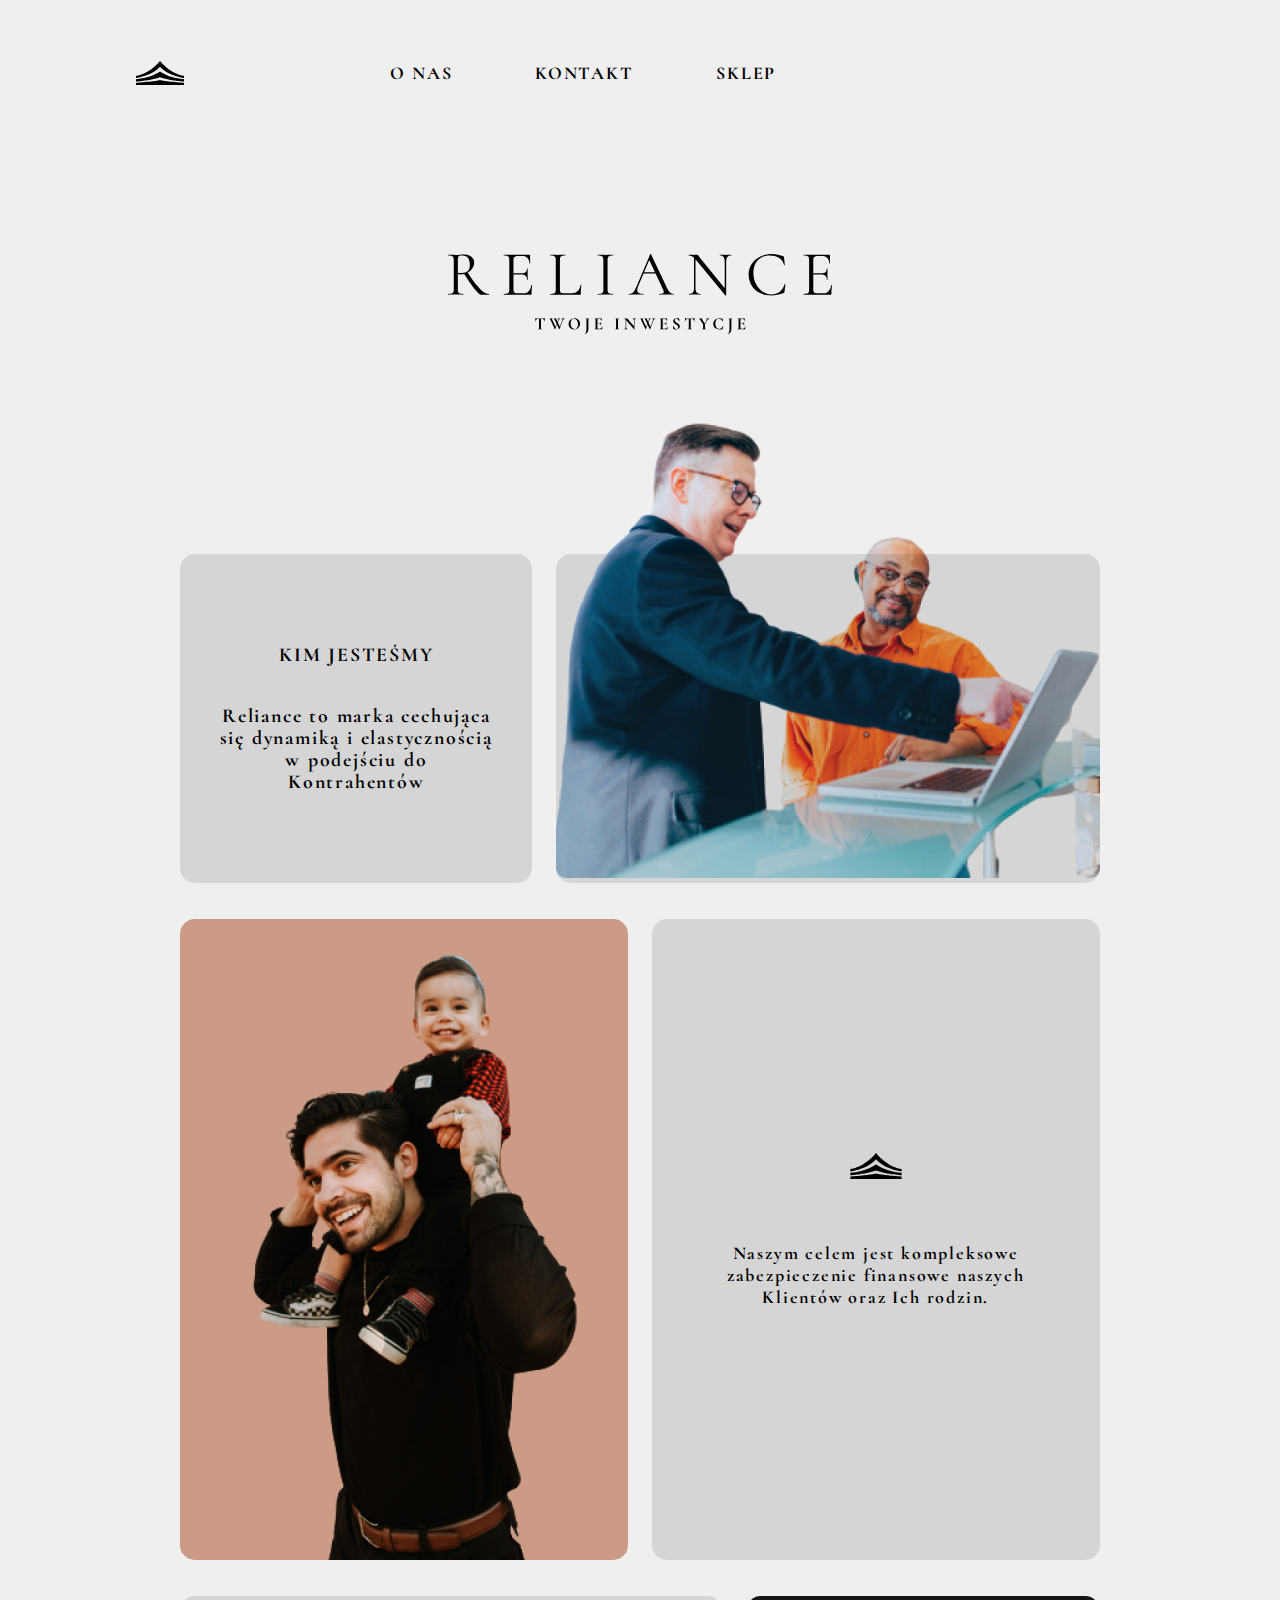
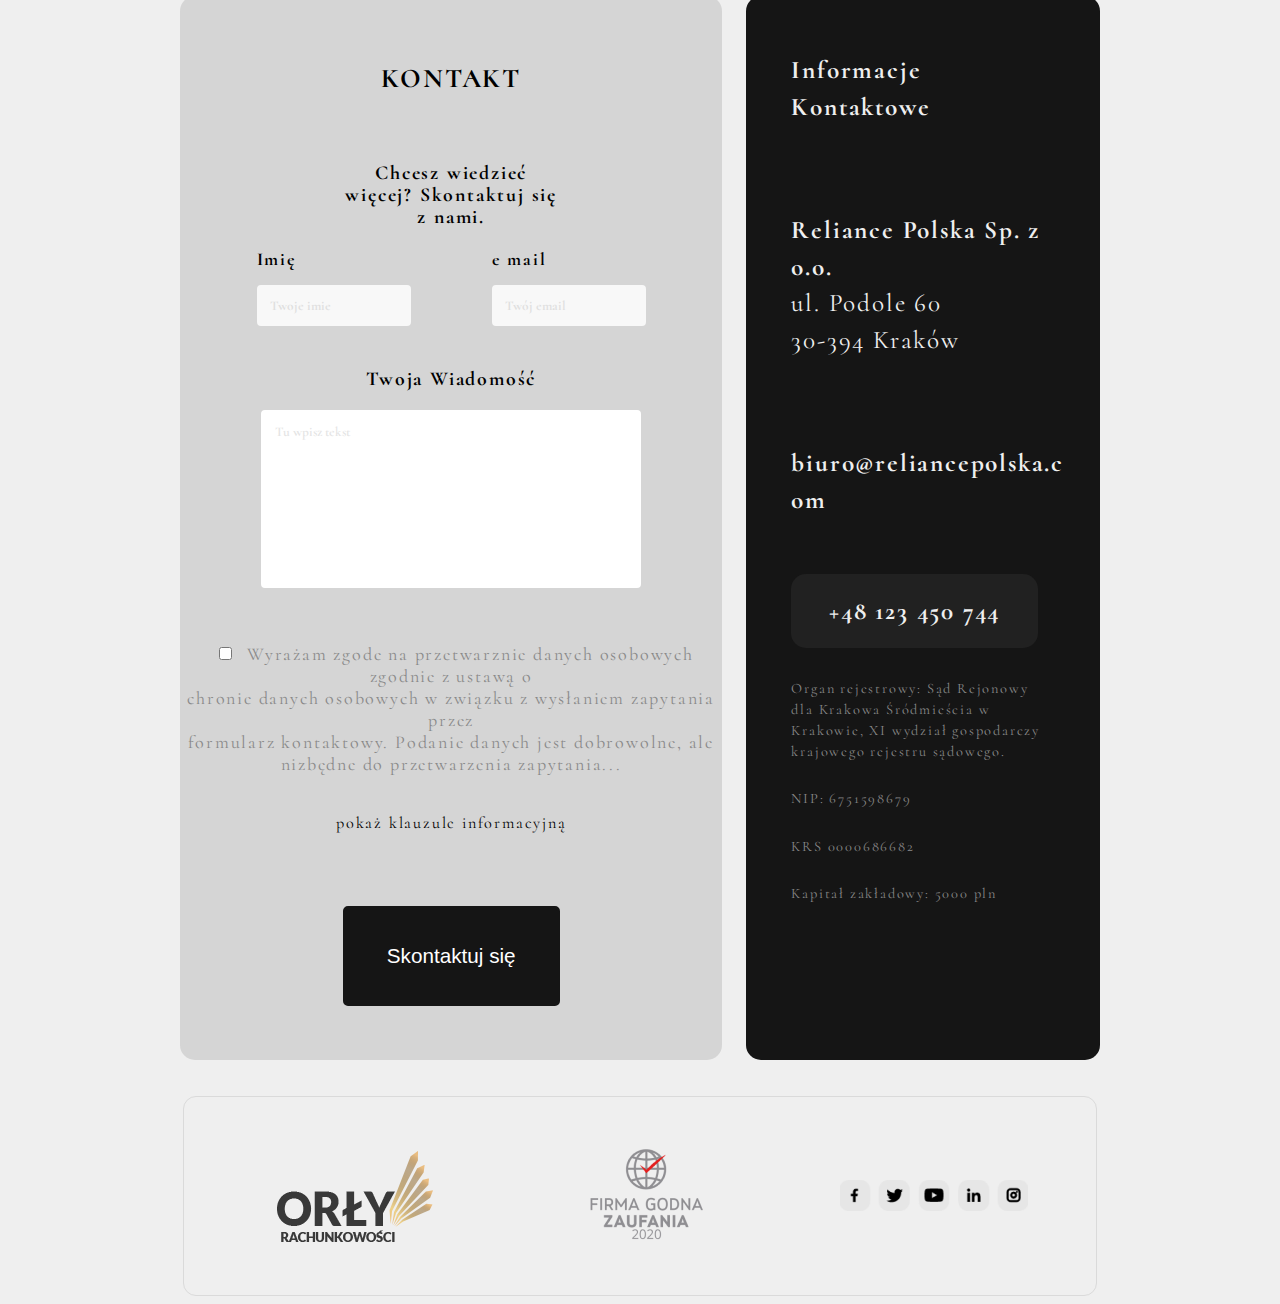
<file: index.html>
<!DOCTYPE html>
<html lang="pl">
  <head>
    <meta charset="UTF-8" />
    <meta http-equiv="X-UA-Compatible" content="IE=edge" />
    <meta name="viewport" content="width=device-width, initial-scale=1.0" />
    <title>Reliance</title>
    <link rel="stylesheet" href="./style.css" />
    <link
      rel="shortcut icon"
      href="./images/reliance.ico"
      type="image/x-icon"
    />
  </head>
  <body>
    <!-- ---------------------- HEADER ------------------------- -->
    <header>
      <img src="./images/logo.svg" alt="logo" />
      <nav>
        <ul>
          <li><a class="nav_link" href="#about_us">o nas</a></li>
          <li><a class="nav_link" href="#contact">kontakt</a></li>
          <li><a class="nav_link" href="">sklep</a></li>
        </ul>
      </nav>
      <div class="nav_hamburger">
        <input type="checkbox" id="nav-toggle" class="nav-toggle" />
        <label for="nav-toggle" class="nav-toogle-label">
          <img
            src="./images/nav.svg"
            alt="Nav hamburger"
            class="nav_hamburger_img"
          />
        </label>
        <div class="nav-link-mobile">
          <ul>
            <li><a href="#about_us">O NAS </a></li>
            <li><a href="#contact">KONTAKT</a></li>
            <li><a href="">SKLEP</a></li>
          </ul>
        </div>
      </div>
    </header>
    <!-- ---------------------- HOME -------------------------  -->
    <div class="home_logo_wrapper">
      <img
        class="home_logo"
        src="./images/home_logo.svg"
        alt="Reliance twoje inwestycje"
      />
    </div>
    <div class="content_wrapper">
      <div class="home_content">
        <div class="about_us_wrapper">
          <div class="about_us" id="about_us">
            <p>KIM JESTEŚMY</p>
            <p>
              Reliance to marka cechująca się dynamiką i elastycznością w
              podejściu do Kontrahentów
            </p>
          </div>
        </div>
        <div class="home_img_1">
          <img src="./images/home_1.png" alt="Dwóch inwestorów" />
          <div class="overlay_hm1"></div>
        </div>
      </div>
      <!-- ---------------------- HOME 2------------------------- -->
      <div class="home_content_2">
        <div class="home_img_2">
          <img src="./images/home_2.png" alt="Tata z dzieckien na plecach" />
          <div class="home_img_2_bg"></div>
        </div>
        <div class="about_us_2">
          <img src="./images/logo.svg" alt="Reliance logo" />
          <p>
            Naszym celem jest kompleksowe zabezpieczenie finansowe naszych
            Klientów oraz Ich rodzin.
          </p>
        </div>
      </div>
      <!-- ---------------------- FORM ------------------------- -->
      <div class="form">
        <div class="contact" id="contact">
          <h2>KONTAKT</h2>
          <p>Chcesz wiedzieć więcej? Skontaktuj się z nami.</p>
          <form action="">
            <div class="description">
              <label for="name"
                >Imię <br />
                <input
                  type="text"
                  name="name"
                  placeholder="Twoje imie"
                  id="name"
                />
              </label>
              <label for="email">
                <span>e mail</span> <br />
                <input
                  type="text"
                  name="email"
                  placeholder="Twój email"
                  id="email"
                />
              </label>
            </div>
            <br />

            <p>Twoja Wiadomość</p>
            <textarea
              name="message"
              id="message"
              cols="60"
              rows="10"
              placeholder="Tu wpisz tekst"
            ></textarea>
            <br />

            <input type="checkbox" name="ok" id="ok" />
            <span class="personal_data">
              Wyrażam zgode na przetwarznie danych osobowych zgodnie z ustawą o
              <br />
              chronie danych osobowych w związku z wysłaniem zapytania przez
              <br />
              formularz kontaktowy. Podanie danych jest dobrowolne, ale nizbędne
              do przetwarzenia zapytania...
            </span>

            <p class="clause"><a href=""> pokaż klauzule informacyjną</a></p>
            <button id="send">Skontaktuj się</button>
          </form>
          <!-- ---------------------- INFO ------------------------- -->
        </div>
        <div class="company_info">
          <p>
            Informacje <br />
            Kontaktowe
          </p>
          <p>
            Reliance Polska Sp. z o.o. <br />
            <span class="street">
              ul. Podole 60 <br />
              30-394 Kraków</span
            >
          </p>
          <p>biuro@reliancepolska.com</p>
          <div class="phone">
            <p>+48 123 450 744</p>
          </div>
          <div class="nip">
            <p>
              Organ rejestrowy: Sąd Rejonowy dla Krakowa Śródmieścia w Krakowie,
              XI wydział gospodarczy krajowego rejestru sądowego.
            </p>
            <p>NIP: 6751598679</p>
            <p>KRS 0000686682</p>
            <p>Kapitał zakładowy: 5000 pln</p>
          </div>
        </div>
      </div>
      <!-- ---------------------- FOOTER ------------------------- -->
      <footer>
        <img src="./images/orly_rachunkowosci 1.png" alt="Orly rachunkowości" />
        <img src="./images/fgz 1.png" alt="Firma godna zaufania" />
        <img src="./images/icons.png" alt="Socjal media" />
      </footer>
      <img src="./images/icons_2.png" alt="Socjal media" class="icons_2" />
    </div>
    <script src="main.js"></script>
  </body>
  <!--       _
       .__(.)< (MEOW)
        \___)   
 ~~~~~~~~~~~~~~~~~~-->
</html>
</file>
<file: style.css>
@import url("https://fonts.googleapis.com/css2?family=Cormorant&display=swap");

html {
  scroll-behavior: smooth;
}

body {
  background-color: #efefef;
}

:root {
  font-family: "Cormorant", serif;
  font-style: normal;
  font-weight: bold;
  font-size: 18px;
  line-height: 22px;
  letter-spacing: 0.1em;
  --bg-primary: rgb(57, 57, 57, 0.14);
  text-align: center;
}

/* 
===================
       HEADER
===================
*/

header {
  padding-left: 10vw;
  padding-top: 2rem;
  display: flex;
}
nav {
  padding-left: 10vw;
}
nav li {
  display: inline;
  list-style-type: none;
}

.nav_hamburger {
  display: none;
}

.nav_link {
  margin: 3vw;
  text-decoration: none;
  text-transform: uppercase;
  color: #010101;
}

a:hover {
  text-decoration: underline !important;
}
/*
==================
      HOME 1 
==================
*/
.home_logo_wrapper {
  padding-top: 12%;
  display: flex;
  justify-content: center;
}
.home_logo_wrapper img {
  width: 30vw;
  height: 20%;
}
.content_wrapper {
  display: flex;
  flex-direction: column;
  align-items: center;
  gap: 2rem;
}

.home_content {
  display: flex;
  gap: 1.3rem;
}

.home_img_1 {
  position: relative;
  width: 60%;
}

.home_img_1 img {
  width: 42.5vw;
}

.overlay_hm1 {
  position: absolute;
  bottom: 0;
  background: var(--bg-primary);
  height: 60%;
  width: 42.5vw;
  border-radius: 15px;
}

.home_img img {
  display: block;
}

.about_us {
  font-size: 1.1rem;
  height: 60%;
  position: relative;
  top: 40%;
  box-sizing: border-box;
  width: 27.5vw;
  display: flex;
  flex-direction: column;
  justify-content: center;
  border-radius: 15px;
  background: var(--bg-primary);
}

.about_us p {
  padding-left: 10%;
  padding-right: 10%;
}
/* 
=================
      HOME 2 
=================
*/
.home_content_2 {
  display: flex;
  gap: 1.3rem;
}

.home_img_2 {
  position: relative;
  display: flex;
  justify-content: center;
  width: 35vw;
}

.home_img_2 img {
  max-width: 100%;
}

.home_img_2_bg {
  z-index: -1;
  height: 100%;
  position: absolute;
  width: 100%;
  border-radius: 15px;
  background: #cc9b85;
}

.about_us_2 {
  width: 35vw;
  border-radius: 15px;
  display: flex;
  justify-content: center;
  flex-direction: column;
  background: var(--bg-primary);
}
.about_us_2 img {
  height: 4%;
}
.about_us_2 p {
  padding: 2.5rem 10% 0% 10%;
}
/* 
==================
      FORM
==================
*/

.form {
  display: flex;
  justify-content: center;
  gap: 1.3rem;
}

.contact {
  width: 45vw;
  border-radius: 15px;

  background: var(--bg-primary);
}

.description {
  display: flex;
  justify-content: center;
  gap: 15%;
  text-align: left;
}
.contact h2 {
  margin: 4rem 0 4rem 0;
}

.clause {
  margin: 2rem 0 4rem 0;
}

.clause a {
  font-weight: normal;
  font-size: 0.9rem;
}

.personal_data {
  color: #898989;
  font-weight: normal;
}

.contact a {
  color: black;
  text-decoration: none;
}

.street {
  font-weight: 400;
}

.contact p {
  font-size: 1.1rem;
}
.contact p:first-child {
  padding-top: 10%;
}
.contact p:nth-child(2) {
  padding-left: 30%;
  padding-right: 30%;
}
.contact button {
  height: 100px;
  border-radius: 5px;
  border: solid #151515;
  min-height: 55px;
  min-width: 200px;
  width: 40%;
  background: #151515;
  font-size: 1.15rem;
  color: #ffffff;
  margin-bottom: 10%;
}
/* 
==============
      INFO
==============
*/
.company_info {
  padding-left: 5%;
  text-align: left;
  border-radius: 15px;
  width: 25vw;
  background: #151515;
}

.contact input {
  min-width: 85px;
  width: 10vw;
  margin-top: 10%;
  border: solid #f8f8f8;
  border-radius: 4px;
  padding: 10px;
  background: #f8f8f8;
}

::placeholder {
  color: grey;
  opacity: 0.2;
  font-family: Cormorant;
  font-style: normal;
  font-weight: bold;
}
.company_info p {
  overflow-wrap: break-word;
  color: #efefef;
  padding: 10% 10% 10% 0;
  font-size: 1.4rem;
  line-height: 145.6%;
}
#ok {
  min-width: 0;
  width: 2vw;
}
.phone p {
  text-align: center;
  padding: 6% 0 6% 0;
  border-radius: 15px;
  width: 80%;
  background: #212121;
}
.nip p {
  padding: 2% 18% 2% 0%;
  color: #898989;
  font-style: normal;
  font-weight: normal;
  font-size: 0.8rem;
}

.contact textarea {
  width: 65%;
  padding: 2%;
  border-radius: 4px;
  border: solid white;
  resize: none;
}

/* 
===============
    Footer
===============
*/

footer {
  box-sizing: border-box;
  justify-content: space-around;
  align-items: center;
  min-height: 200px;
  height: 20vh;
  display: flex;
  width: 71.4vw;
  border: 1px solid #dadada;
  border-radius: 13px;
}
footer img {
  max-height: 35vh;
}

.icons_2 {
  display: none;
}

/* 
====================
    Media Query
====================
*/

@media only screen and (max-width: 900px) {
  .home_img_1 img {
    width: 55vw;
  }
  .overlay_hm1 {
    width: 55vw;
  }
  .about_us {
    width: 40vw;
  }
  .home_img_2 {
    width: 47.5vw;
  }
  .home_img_2 img {
    width: 47.5vw;
  }
  .about_us_2 {
    width: 47.5vw;
  }
  .company_info {
    width: 35vw;
  }
  .contact {
    width: 60vw;
  }
  footer {
    width: 97.5vw;
  }
}

@media only screen and (max-width: 650px) {
  html,
  body {
    max-width: 100%;
    margin: 0;
    overflow-x: hidden;
  }
  /* header */
  header img {
    max-width: 15vw;
  }

  header {
    background: white;
    z-index: 1;
    display: flex;
    padding: 1.6rem 1.6rem;
    justify-content: space-between;
    top: 0;
    position: fixed;
    width: 88vw;
  }
  nav {
    display: none;
  }
  .nav_hamburger {
    margin-right: 1em;
    display: block;
    float: right;
  }

  /* home */
  .content_wrapper {
    align-items: center;
  }
  .home_content {
    justify-content: center;
    flex-direction: column-reverse;
  }
  .home_logo_wrapper img {
    width: 60vw;
    padding: 30vh 0 15vh 0;
  }
  .home_img_1 img {
    width: 96vw;
  }
  .overlay_hm1 {
    width: 96vw;
  }
  .about_us {
    width: 96vw;
    height: 90vh;
  }
  /* home 2 */
  .home_content_2 {
    flex-direction: column;
  }
  .home_img_2 {
    height: 55vh;
    width: 96vw;
  }
  .home_img_2 img {
    height: 88vh;
    width: 95%;
    right: -10%;
    bottom: 0;
    position: absolute;
  }
  .about_us_2 {
    width: 96vw;
    height: 100vh;
  }
  .about_us_2 img {
    height: 3vh;
  }
  /* form */
  .form {
    flex-direction: column;
  }
  .contact {
    background-color: #efefef;
    border-radius: 0px;
    width: 100vw;
  }
  .contact p:nth-child(2) {
    padding-left: 10%;
    padding-right: 10%;
  }
  .contact input {
    width: 30vw;
  }
  #message {
    width: 90%;
  }
  #ok {
    transform: scale(2);
  }
  .contact button {
    height: 10vh;
    width: 60vw;
  }
  /* Company info */

  .company_info {
    border-radius: 0px;
    width: 97.5vw;
  }
  /* Footer */
  footer {
    height: 60vh;
    width: 96vw;
    flex-direction: column;
  }

  footer img:last-child {
    display: none;
  }
  .icons_2 {
    margin: 0 auto;
    display: block;
    margin-bottom: 2.3rem;
    max-width: 65vw;
  }
}
/* 
================================
      Mobile Nav Bar css
================================
*/
@media screen and (max-width: 650px) {
  .nav_hamburger_img {
    max-width: 18vw;
  }

  .nav-toggle {
    display: none;
  }
  .nav-link-mobile {
    transform: scale(1, 0);
    transform-origin: top;
    transition: transform 400ms ease-in-out;
  }
  .nav_hamburger {
    position: relative;
  }
  .nav-link-mobile ul {
    margin-top: 10vh;
    list-style-type: none;
  }
  .nav-link-mobile li {
    text-align: left;
    transition: opacity 1500ms ease-in-out;
    margin-top: 2rem;
  }
  .nav-link-mobile a {
    opacity: 0;
    font-size: 1.5rem;
    color: black;
    text-decoration: none;
  }
  .nav-link-mobile {
    border-radius: 20px;
    left: -50vw;
    position: absolute;
    bottom: 0;
  }
  .nav-toggle:checked ~ div {
    top: -4.5vh;
    z-index: -1;
    background: rgb(109, 106, 106);
    height: 100vh;
    width: 100vw;
    transform: scale(1, 1);
  }
  .nav-toggle:checked ~ div a {
    opacity: 1;
    transition: opacity 250ms ease-in-out 250ms;
  }
}
</file>
